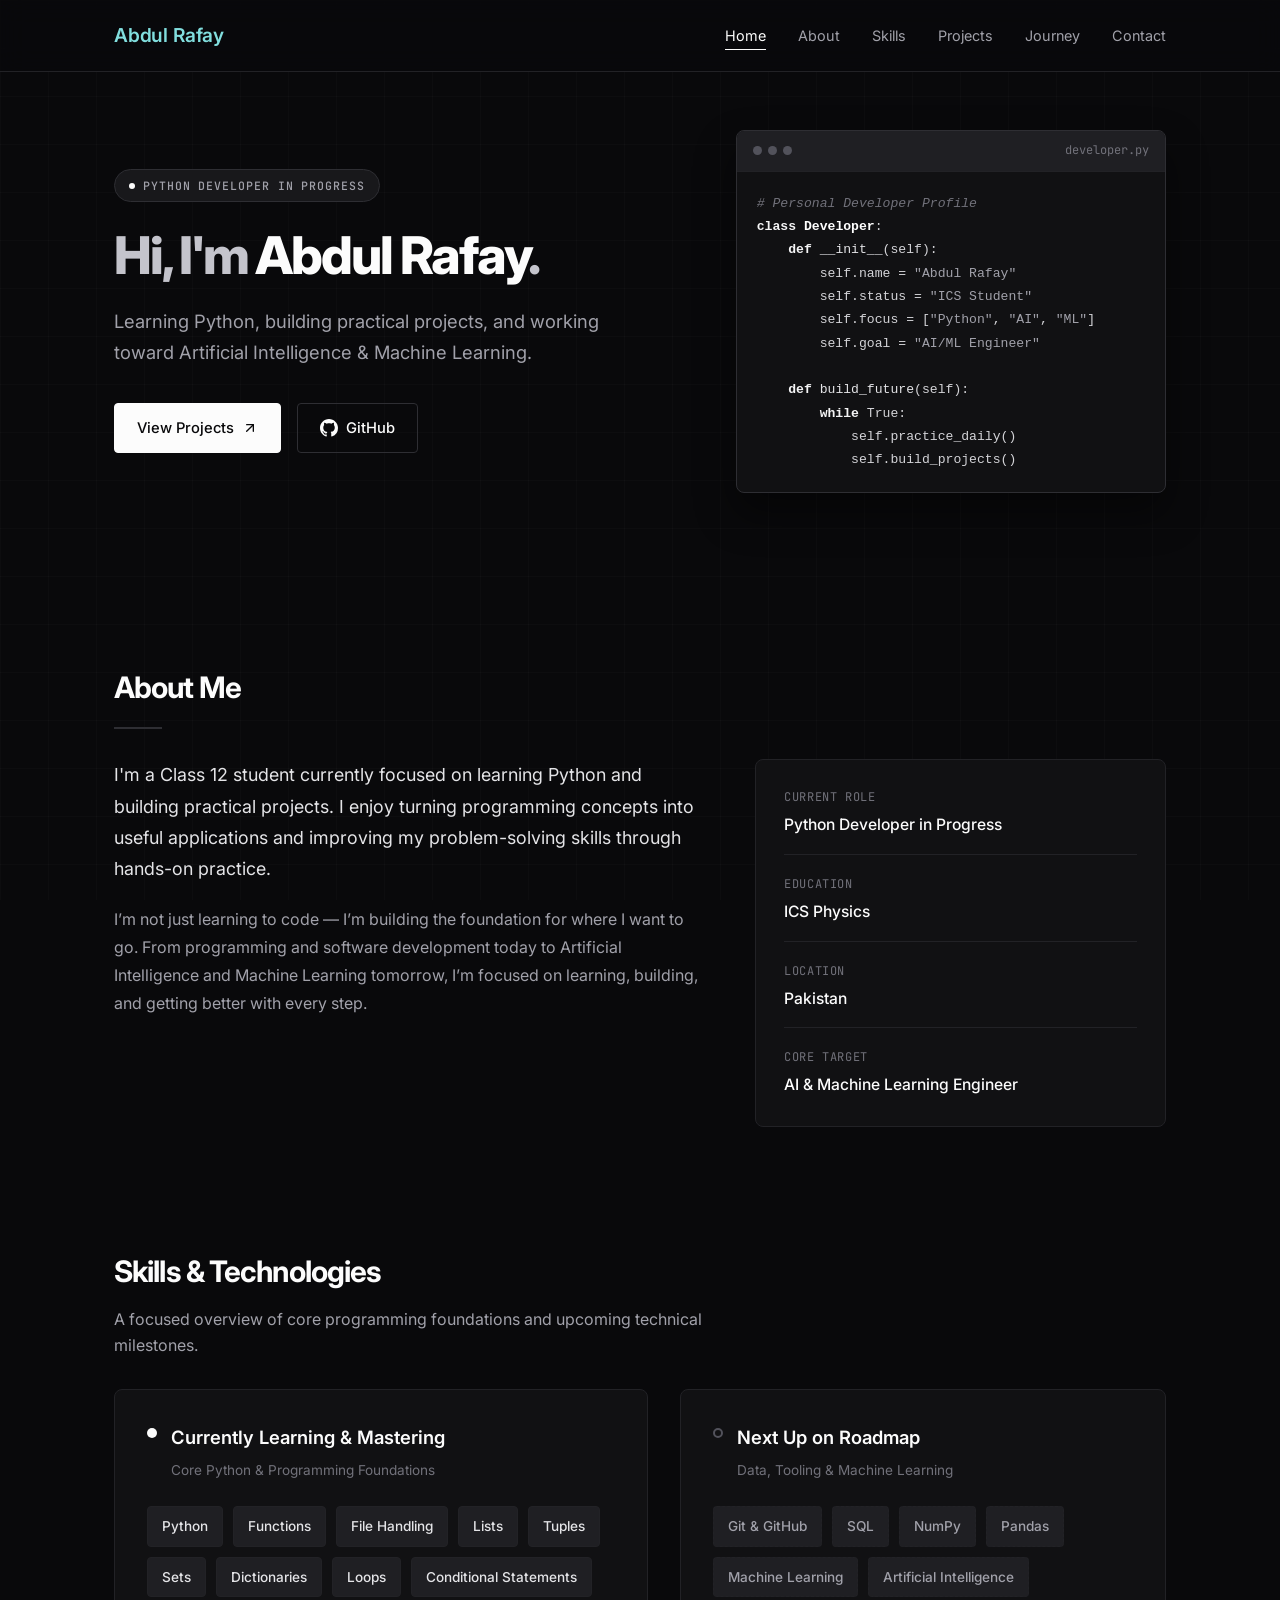
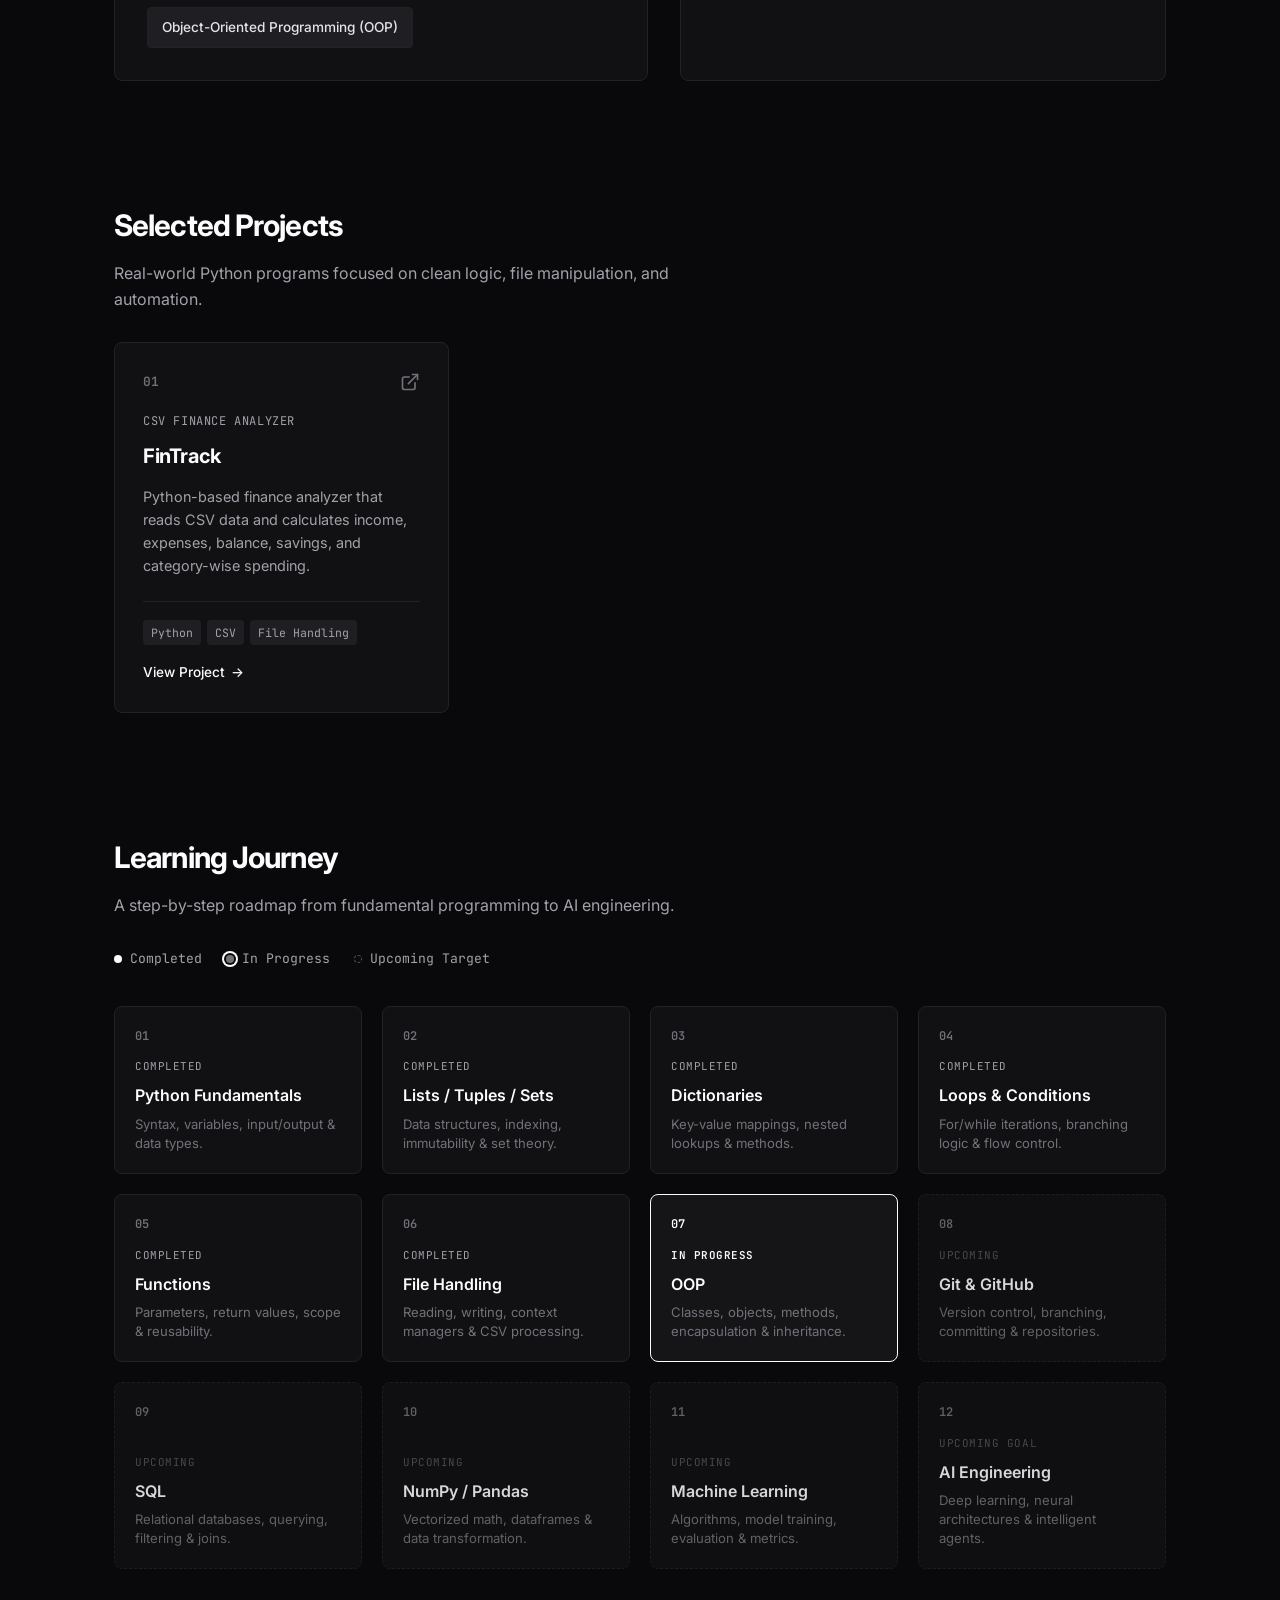
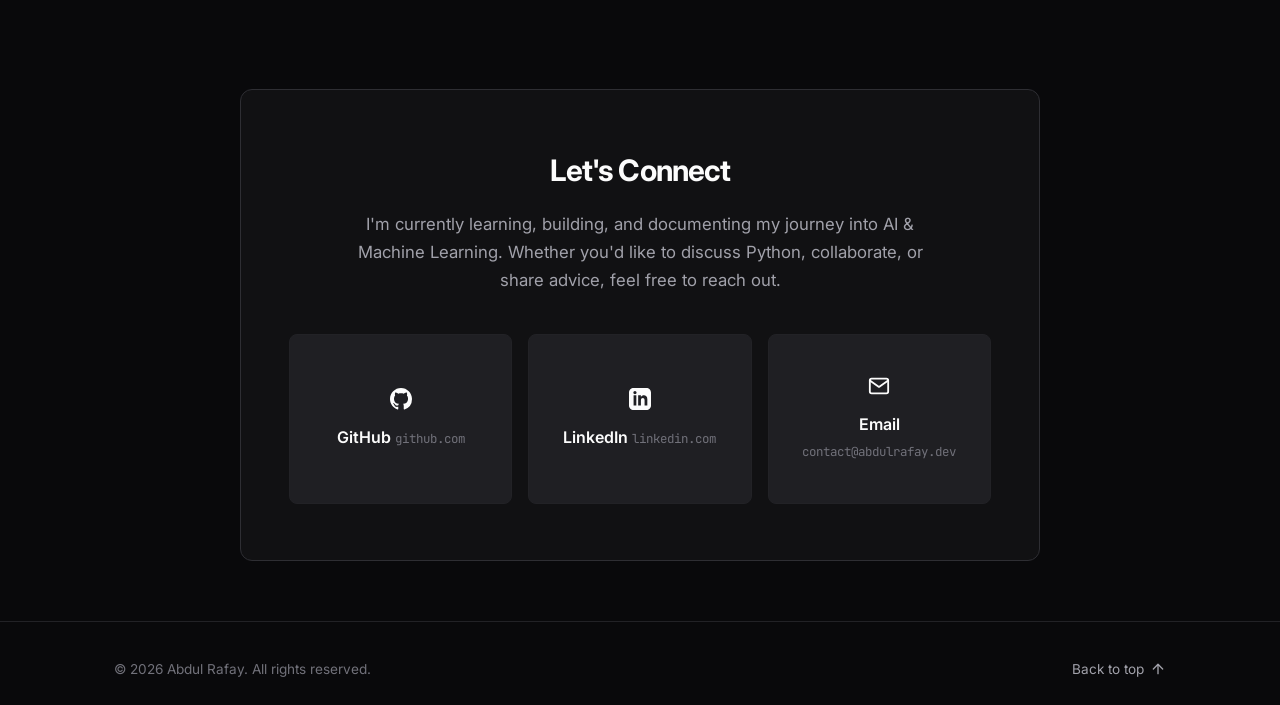
<file: index.html>
<!DOCTYPE html>
<html lang="en" class="scroll-smooth">
<head>
  <meta charset="UTF-8">
  <meta name="google-site-verification" content="y74bFxWXwgVndX8Tv2ATgPHQ2tosDVZVjAvT-x9Idso" />
  <meta name="viewport" content="width=device-width, initial-scale=1.0">
  <title>Abdul Rafay — Python Developer in Progress | AI & ML Aspirant</title>
  <meta name="description" content="Personal portfolio of Abdul Rafay, a Class 12 student and Python Developer building practical projects and working toward AI & Machine Learning.">
  <meta name="author" content="Abdul Rafay">
  <meta name="keywords" content="Abdul Rafay, Python Developer, AI, Machine Learning, Portfolio, Class 12, Pakistan">
  
  <!-- Open Graph / Facebook / LinkedIn -->
  <meta property="og:type" content="website">
  <meta property="og:title" content="Abdul Rafay — Python Developer in Progress | AI & ML Aspirant">
  <meta property="og:description" content="Personal portfolio of Abdul Rafay, ICS student and Python Developer building practical projects and working toward AI & Machine Learning.">
  <meta property="og:site_name" content="Abdul Rafay Portfolio">
  
  <!-- Twitter -->
  <meta name="twitter:card" content="summary">
  <meta name="twitter:title" content="Abdul Rafay — Python Developer in Progress | AI & ML Aspirant">
  <meta name="twitter:description" content="Personal portfolio of Abdul Rafay, ICS 12 student and Python Developer building practical projects and working toward AI & Machine Learning.">

  <!-- Theme color for mobile browser bars -->
  <meta name="theme-color" content="#09090b">
  <meta name="apple-mobile-web-app-status-bar-style" content="black-translucent">
  
  <!-- Favicon / SVG Icon -->
  <link rel="icon" type="image/svg+xml" href="data:image/svg+xml,<svg xmlns='http://www.w3.org/2000/svg' viewBox='0 0 100 100'><rect width='100' height='100' rx='20' fill='%230a0a0a'/><text x='50' y='65' font-size='48' font-weight='bold' font-family='sans-serif' fill='%23ffffff' text-anchor='middle'>AR</text></svg>">

  <!-- Google Fonts: Inter & JetBrains Mono -->
  <link rel="preconnect" href="https://fonts.googleapis.com">
  <link rel="preconnect" href="https://fonts.gstatic.com" crossorigin>
  <link href="https://fonts.googleapis.com/css2?family=Inter:wght@300;400;500;600;700;800&family=JetBrains+Mono:wght@400;500;600&display=swap" rel="stylesheet">

  <link rel="stylesheet" href="styles.css">
</head>
<body>

  <!-- Background Subtle Grid -->
  <div class="bg-grid-overlay" aria-hidden="true"></div>

  <!-- Header / Navbar -->
  <header class="site-header" id="navbar">
    <div class="container header-container">
      <a href="#home" class="logo" aria-label="Abdul Rafay - Back to top">
        <span class="logo-text">Abdul Rafay</span>
      </a>

      <!-- Desktop Nav -->
      <nav class="desktop-nav" aria-label="Primary navigation">
        <ul class="nav-links">
          <li><a href="#home" class="nav-link active">Home</a></li>
          <li><a href="#about" class="nav-link">About</a></li>
          <li><a href="#skills" class="nav-link">Skills</a></li>
          <li><a href="#projects" class="nav-link">Projects</a></li>
          <li><a href="#journey" class="nav-link">Journey</a></li>
          <li><a href="#contact" class="nav-link">Contact</a></li>
        </ul>
      </nav>

      <!-- Mobile Hamburger Button -->
      <button class="menu-toggle" id="menu-toggle" aria-expanded="false" aria-controls="mobile-nav" aria-label="Toggle navigation menu">
        <span class="hamburger-line"></span>
        <span class="hamburger-line"></span>
        <span class="hamburger-line"></span>
      </button>
    </div>

    <!-- Mobile Nav Drawer -->
    <div class="mobile-nav" id="mobile-nav" aria-hidden="true">
      <nav aria-label="Mobile navigation">
        <ul class="mobile-nav-links">
          <li><a href="#home" class="mobile-nav-link">Home</a></li>
          <li><a href="#about" class="mobile-nav-link">About</a></li>
          <li><a href="#skills" class="mobile-nav-link">Skills</a></li>
          <li><a href="#projects" class="mobile-nav-link">Projects</a></li>
          <li><a href="#journey" class="mobile-nav-link">Journey</a></li>
          <li><a href="#contact" class="mobile-nav-link">Contact</a></li>
        </ul>
      </nav>
    </div>
  </header>

  <main>
    <!-- 1. Hero Section -->
    <section class="section hero-section" id="home">
      <div class="container hero-container">
        <div class="hero-content">
          <div class="badge-pill">
            <span class="badge-dot"></span>
            <span>PYTHON DEVELOPER IN PROGRESS</span>
          </div>

          <h1 class="hero-title">
            Hi, I'm <span class="highlight-name">Abdul Rafay</span>.
          </h1>

          <p class="hero-description">
            Learning Python, building practical projects, and working toward Artificial Intelligence & Machine Learning.
          </p>

          <div class="hero-actions">
            <a href="#projects" class="btn btn-primary">
              View Projects
              <svg class="btn-icon" width="16" height="16" viewBox="0 0 24 24" fill="none" stroke="currentColor" stroke-width="2" stroke-linecap="round" stroke-linejoin="round">
                <line x1="7" y1="17" x2="17" y2="7"></line>
                <polyline points="7 7 17 7 17 17"></polyline>
              </svg>
            </a>
            <a href="https://github.com/abdul-rafay1818" target="_blank" rel="noopener noreferrer" class="btn btn-outline">
              <svg class="btn-icon" width="18" height="18" viewBox="0 0 24 24" fill="currentColor">
                <path d="M12 0C5.37 0 0 5.37 0 12c0 5.31 3.435 9.795 8.205 11.385.6.105.825-.255.825-.57 0-.285-.015-1.23-.015-2.235-3.015.555-3.795-.735-4.035-1.41-.135-.345-.72-1.41-1.23-1.695-.42-.225-1.02-.78-.015-.795.945-.015 1.62.87 1.845 1.23 1.08 1.815 2.805 1.305 3.495.99.105-.78.42-1.305.765-1.605-2.67-.3-5.46-1.335-5.46-5.925 0-1.305.465-2.385 1.23-3.225-.12-.3-.54-1.53.12-3.18 0 0 1.005-.315 3.3 1.23.96-.27 1.98-.405 3-.405s2.04.135 3 .405c2.295-1.56 3.3-1.23 3.3-1.23.66 1.65.24 2.88.12 3.18.765.84 1.23 1.905 1.23 3.225 0 4.605-2.805 5.625-5.475 5.925.435.375.81 1.095.81 2.22 0 1.605-.015 2.895-.015 3.3 0 .315.225.69.825.57A12.02 12.02 0 0024 12c0-6.63-5.37-12-12-12z"/>
              </svg>
              GitHub
            </a>
          </div>
        </div>

        <!-- Minimal Developer Monogram & Code Visual -->
        <div class="hero-visual" aria-hidden="true">
          <div class="terminal-card">
            <div class="terminal-header">
              <div class="terminal-dots">
                <span class="dot"></span>
                <span class="dot"></span>
                <span class="dot"></span>
              </div>
              <span class="terminal-title">developer.py</span>
            </div>
            <pre class="terminal-body"><code><span class="c-comment"># Personal Developer Profile</span>
<span class="c-keyword">class</span> <span class="c-class">Developer</span>:
    <span class="c-keyword">def</span> <span class="c-func">__init__</span>(self):
        self.name = <span class="c-str">"Abdul Rafay"</span>
        self.status = <span class="c-str">"ICS Student"</span>
        self.focus = [<span class="c-str">"Python"</span>, <span class="c-str">"AI"</span>, <span class="c-str">"ML"</span>]
        self.goal = <span class="c-str">"AI/ML Engineer"</span>

    <span class="c-keyword">def</span> <span class="c-func">build_future</span>(self):
        <span class="c-keyword">while</span> <span class="c-builtin">True</span>:
            self.practice_daily()
            self.build_projects()</code></pre>
          </div>
        </div>
      </div>
    </section>

    <!-- 2. About Section -->
    <section class="section" id="about">
      <div class="container">
        <div class="section-header">
          <h2 class="section-title">About Me</h2>
          <div class="section-line"></div>
        </div>

        <div class="about-grid">
          <div class="about-text">
            <p class="paragraph-lead">
              I'm a Class 12 student currently focused on learning Python and building practical projects. I enjoy turning programming concepts into useful applications and improving my problem-solving skills through hands-on practice.
            </p>
            <p class="paragraph-sub">
              I’m not just learning to code — I’m building the foundation for where I want to go. From programming and software development today to Artificial Intelligence and Machine Learning tomorrow, I’m focused on learning, building, and getting better with every step.

            </p>
          </div>

          <div class="about-meta-panel">
            <div class="meta-item">
              <span class="meta-label">Current Role</span>
              <span class="meta-value">Python Developer in Progress</span>
            </div>
            <div class="meta-item">
              <span class="meta-label">Education</span>
              <span class="meta-value">ICS Physics</span>
            </div>
            <div class="meta-item">
              <span class="meta-label">Location</span>
              <span class="meta-value">Pakistan</span>
            </div>
            <div class="meta-item">
              <span class="meta-label">Core Target</span>
              <span class="meta-value">AI & Machine Learning Engineer</span>
            </div>
          </div>
        </div>
      </div>
    </section>

    <!-- 3. Skills Section -->
    <section class="section" id="skills">
      <div class="container">
        <div class="section-header">
          <h2 class="section-title">Skills & Technologies</h2>
          <p class="section-subtitle">A focused overview of core programming foundations and upcoming technical milestones.</p>
        </div>

        <div class="skills-wrapper">
          <!-- Currently Learning -->
          <div class="skills-card">
            <div class="skills-card-header">
              <div class="skills-status-indicator active-indicator"></div>
              <div>
                <h3 class="skills-group-title">Currently Learning & Mastering</h3>
                <span class="skills-group-sub">Core Python & Programming Foundations</span>
              </div>
            </div>

            <div class="tags-cluster">
              <span class="skill-tag">Python</span>
              <span class="skill-tag">Functions</span>
              <span class="skill-tag">File Handling</span>
              <span class="skill-tag">Lists</span>
              <span class="skill-tag">Tuples</span>
              <span class="skill-tag">Sets</span>
              <span class="skill-tag">Dictionaries</span>
              <span class="skill-tag">Loops</span>
              <span class="skill-tag">Conditional Statements</span>
              <span class="skill-tag">Object-Oriented Programming (OOP)</span>
            </div>
          </div>

          <!-- Next Up / Roadmap -->
          <div class="skills-card">
            <div class="skills-card-header">
              <div class="skills-status-indicator roadmap-indicator"></div>
              <div>
                <h3 class="skills-group-title">Next Up on Roadmap</h3>
                <span class="skills-group-sub">Data, Tooling & Machine Learning</span>
              </div>
            </div>

            <div class="tags-cluster">
              <span class="skill-tag roadmap-tag">Git & GitHub</span>
              <span class="skill-tag roadmap-tag">SQL</span>
              <span class="skill-tag roadmap-tag">NumPy</span>
              <span class="skill-tag roadmap-tag">Pandas</span>
              <span class="skill-tag roadmap-tag">Machine Learning</span>
              <span class="skill-tag roadmap-tag">Artificial Intelligence</span>
            </div>
          </div>
        </div>
      </div>
    </section>

    <!-- 4. Projects Section -->
    <section class="section" id="projects">
      <div class="container">
        <div class="section-header">
          <h2 class="section-title">Selected Projects</h2>
          <p class="section-subtitle">Real-world Python programs focused on clean logic, file manipulation, and automation.</p>
        </div>

        <div class="projects-grid">
          <!-- Project 1: FinTrack -->
          <article class="project-card">
            <div class="project-card-header">
              <span class="project-num">01</span>
              <a href="https://github.com/abdul-rafay1818/personal_finance_dashboard" target="_blank" rel="noopener noreferrer" class="project-external-link" aria-label="View FinTrack on GitHub">
                <svg width="20" height="20" viewBox="0 0 24 24" fill="none" stroke="currentColor" stroke-width="2" stroke-linecap="round" stroke-linejoin="round">
                  <path d="M18 13v6a2 2 0 0 1-2 2H5a2 2 0 0 1-2-2V8a2 2 0 0 1 2-2h6"></path>
                  <polyline points="15 3 21 3 21 9"></polyline>
                  <line x1="10" y1="14" x2="21" y2="3"></line>
                </svg>
              </a>
            </div>

            <div class="project-content">
              <div class="project-meta-top">CSV Finance Analyzer</div>
              <h3 class="project-title">FinTrack</h3>
              <p class="project-desc">
                Python-based finance analyzer that reads CSV data and calculates income, expenses, balance, savings, and category-wise spending.
              </p>
            </div>

            <div class="project-footer">
              <div class="project-tags">
                <span class="p-tag">Python</span>
                <span class="p-tag">CSV</span>
                <span class="p-tag">File Handling</span>
              </div>
              <a href="https://github.com/abdul-rafay1818/personal_finance_dashboard" target="_blank" rel="noopener noreferrer" class="project-action-link">
                View Project <span>&rarr;</span>
              </a>
            </div>
          </article>

          <!-- Project 2: Jarvis (Optional / Upcoming) -->
          <!--
          <article class="project-card">
            <div class="project-card-header">
              <span class="project-num">02</span>
              <a href="https://github.com" target="_blank" rel="noopener noreferrer" class="project-external-link" aria-label="View Jarvis on GitHub">
                <svg width="20" height="20" viewBox="0 0 24 24" fill="none" stroke="currentColor" stroke-width="2" stroke-linecap="round" stroke-linejoin="round">
                  <path d="M18 13v6a2 2 0 0 1-2 2H5a2 2 0 0 1-2-2V8a2 2 0 0 1 2-2h6"></path>
                  <polyline points="15 3 21 3 21 9"></polyline>
                  <line x1="10" y1="14" x2="21" y2="3"></line>
                </svg>
              </a>
            </div>

            <div class="project-content">
              <div class="project-meta-top">Python Automation Project</div>
              <h3 class="project-title">Jarvis</h3>
              <p class="project-desc">
                An experimental Python project focused on learning automation, functions, and working with external libraries.
              </p>
            </div>

            <div class="project-footer">
              <div class="project-tags">
                <span class="p-tag">Python</span>
                <span class="p-tag">Automation</span>
                <span class="p-tag">Libraries</span>
              </div>
              <a href="https://github.com" target="_blank" rel="noopener noreferrer" class="project-action-link">
                View Project <span>&rarr;</span>
              </a>
            </div>
          </article>
          -->

          <!-- Project 3: Python File Manager (Optional / Upcoming) -->
          <!--
          <article class="project-card">
            <div class="project-card-header">
              <span class="project-num">03</span>
              <a href="https://github.com" target="_blank" rel="noopener noreferrer" class="project-external-link" aria-label="View Python File Manager on GitHub">
                <svg width="20" height="20" viewBox="0 0 24 24" fill="none" stroke="currentColor" stroke-width="2" stroke-linecap="round" stroke-linejoin="round">
                  <path d="M18 13v6a2 2 0 0 1-2 2H5a2 2 0 0 1-2-2V8a2 2 0 0 1 2-2h6"></path>
                  <polyline points="15 3 21 3 21 9"></polyline>
                  <line x1="10" y1="14" x2="21" y2="3"></line>
                </svg>
              </a>
            </div>

            <div class="project-content">
              <div class="project-meta-top">System & Storage Utilities</div>
              <h3 class="project-title">Python File Manager</h3>
              <p class="project-desc">
                Collection of Python programs created to understand reading, writing, organizing, and managing files efficiently.
              </p>
            </div>

            <div class="project-footer">
              <div class="project-tags">
                <span class="p-tag">Python</span>
                <span class="p-tag">File I/O</span>
              </div>
              <a href="https://github.com" target="_blank" rel="noopener noreferrer" class="project-action-link">
                View Project <span>&rarr;</span>
              </a>
            </div>
          </article>
          -->
        </div>
      </div>
    </section>

    <!-- 5. Learning Journey Section -->
    <section class="section" id="journey">
      <div class="container">
        <div class="section-header">
          <h2 class="section-title">Learning Journey</h2>
          <p class="section-subtitle">A step-by-step roadmap from fundamental programming to AI engineering.</p>
        </div>

        <div class="journey-legend">
          <div class="legend-item">
            <span class="legend-dot status-completed"></span>
            <span>Completed</span>
          </div>
          <div class="legend-item">
            <span class="legend-dot status-current"></span>
            <span>In Progress</span>
          </div>
          <div class="legend-item">
            <span class="legend-dot status-upcoming"></span>
            <span>Upcoming Target</span>
          </div>
        </div>

        <div class="journey-timeline">
          <!-- Step 1 -->
          <div class="journey-step is-completed">
            <div class="step-marker">01</div>
            <div class="step-card">
              <span class="step-status">Completed</span>
              <h3 class="step-title">Python Fundamentals</h3>
              <p class="step-desc">Syntax, variables, input/output & data types.</p>
            </div>
          </div>

          <!-- Step 2 -->
          <div class="journey-step is-completed">
            <div class="step-marker">02</div>
            <div class="step-card">
              <span class="step-status">Completed</span>
              <h3 class="step-title">Lists / Tuples / Sets</h3>
              <p class="step-desc">Data structures, indexing, immutability & set theory.</p>
            </div>
          </div>

          <!-- Step 3 -->
          <div class="journey-step is-completed">
            <div class="step-marker">03</div>
            <div class="step-card">
              <span class="step-status">Completed</span>
              <h3 class="step-title">Dictionaries</h3>
              <p class="step-desc">Key-value mappings, nested lookups & methods.</p>
            </div>
          </div>

          <!-- Step 4 -->
          <div class="journey-step is-completed">
            <div class="step-marker">04</div>
            <div class="step-card">
              <span class="step-status">Completed</span>
              <h3 class="step-title">Loops & Conditions</h3>
              <p class="step-desc">For/while iterations, branching logic & flow control.</p>
            </div>
          </div>

          <!-- Step 5 -->
          <div class="journey-step is-completed">
            <div class="step-marker">05</div>
            <div class="step-card">
              <span class="step-status">Completed</span>
              <h3 class="step-title">Functions</h3>
              <p class="step-desc">Parameters, return values, scope & reusability.</p>
            </div>
          </div>
          
          <!-- Step 6 -->
          
          <div class="journey-step is-completed">
            <div class="step-marker">06</div>
            <div class="step-card">
              <span class="step-status">Completed</span>
              <h3 class="step-title">File Handling</h3>
              <p class="step-desc">Reading, writing, context managers & CSV processing.</p>
            </div>
          </div>

          <!-- Step 7 -->
          <div class="journey-step is-current">
            <div class="step-marker">07</div>
            <div class="step-card">
              <span class="step-status">In Progress</span>
              <h3 class="step-title">OOP</h3>
              <p class="step-desc">Classes, objects, methods, encapsulation & inheritance.</p>
            </div>
          </div>

          <!-- Step 8 -->
          <div class="journey-step is-upcoming">
            <div class="step-marker">08</div>
            <div class="step-card">
              <span class="step-status">Upcoming</span>
              <h3 class="step-title">Git & GitHub</h3>
              <p class="step-desc">Version control, branching, committing & repositories.</p>
            </div>
          </div>

          <!-- Step 9 -->
          <div class="journey-step is-upcoming">
            <div class="step-marker">09</div>
            <div class="step-card">
              <span class="step-status">Upcoming</span>
              <h3 class="step-title">SQL</h3>
              <p class="step-desc">Relational databases, querying, filtering & joins.</p>
            </div>
          </div>

          <!-- Step 10 -->
          <div class="journey-step is-upcoming">
            <div class="step-marker">10</div>
            <div class="step-card">
              <span class="step-status">Upcoming</span>
              <h3 class="step-title">NumPy / Pandas</h3>
              <p class="step-desc">Vectorized math, dataframes & data transformation.</p>
            </div>
          </div>

          <!-- Step 11 -->
          <div class="journey-step is-upcoming">
            <div class="step-marker">11</div>
            <div class="step-card">
              <span class="step-status">Upcoming</span>
              <h3 class="step-title">Machine Learning</h3>
              <p class="step-desc">Algorithms, model training, evaluation & metrics.</p>
            </div>
          </div>

          <!-- Step 12 -->
          <div class="journey-step is-upcoming">
            <div class="step-marker">12</div>
            <div class="step-card">
              <span class="step-status">Upcoming Goal</span>
              <h3 class="step-title">AI Engineering</h3>
              <p class="step-desc">Deep learning, neural architectures & intelligent agents.</p>
            </div>
          </div>
        </div>
      </div>
    </section>

    <!-- 6. Contact Section -->
    <section class="section" id="contact">
      <div class="container">
        <div class="contact-box">
          <h2 class="section-title">Let's Connect</h2>
          <p class="contact-subtext">
            I'm currently learning, building, and documenting my journey into AI & Machine Learning. Whether you'd like to discuss Python, collaborate, or share advice, feel free to reach out.
          </p>

          <div class="contact-links-grid">
            <!-- GitHub Link -->
            <a href="https://github.com/abdul-rafay1818" target="_blank" rel="noopener noreferrer" class="contact-item">
              <div class="contact-item-icon">
                <svg width="22" height="22" viewBox="0 0 24 24" fill="currentColor">
                  <path d="M12 0C5.37 0 0 5.37 0 12c0 5.31 3.435 9.795 8.205 11.385.6.105.825-.255.825-.57 0-.285-.015-1.23-.015-2.235-3.015.555-3.795-.735-4.035-1.41-.135-.345-.72-1.41-1.23-1.695-.42-.225-1.02-.78-.015-.795.945-.015 1.62.87 1.845 1.23 1.08 1.815 2.805 1.305 3.495.99.105-.78.42-1.305.765-1.605-2.67-.3-5.46-1.335-5.46-5.925 0-1.305.465-2.385 1.23-3.225-.12-.3-.54-1.53.12-3.18 0 0 1.005-.315 3.3 1.23.96-.27 1.98-.405 3-.405s2.04.135 3 .405c2.295-1.56 3.3-1.23 3.3-1.23.66 1.65.24 2.88.12 3.18.765.84 1.23 1.905 1.23 3.225 0 4.605-2.805 5.625-5.475 5.925.435.375.81 1.095.81 2.22 0 1.605-.015 2.895-.015 3.3 0 .315.225.69.825.57A12.02 12.02 0 0024 12c0-6.63-5.37-12-12-12z"/>
                </svg>
              </div>
              <div class="contact-item-info">
                <span class="contact-item-title">GitHub</span>
                <span class="contact-item-detail">github.com</span>
              </div>
              <svg class="contact-arrow" width="16" height="16" viewBox="0 0 24 24" fill="none" stroke="currentColor" stroke-width="2" stroke-linecap="round" stroke-linejoin="round">
                <line x1="7" y1="17" x2="17" y2="7"></line>
                <polyline points="7 7 17 7 17 17"></polyline>
              </svg>
            </a>

            <!-- LinkedIn Link -->
            <a href="https://www.linkedin.com/in/abdul-rafay-9975a0426/" target="_blank" rel="noopener noreferrer" class="contact-item">
              <div class="contact-item-icon">
                <svg width="22" height="22" viewBox="0 0 24 24" fill="currentColor">
                  <path d="M19 0h-14c-2.761 0-5 2.239-5 5v14c0 2.761 2.239 5 5 5h14c2.762 0 5-2.239 5-5v-14c0-2.761-2.238-5-5-5zm-11 19h-3v-11h3v11zm-1.5-12.268c-.966 0-1.75-.79-1.75-1.764s.784-1.764 1.75-1.764 1.75.79 1.75 1.764-.783 1.764-1.75 1.764zm13.5 12.268h-3v-5.604c0-3.368-4-3.113-4 0v5.604h-3v-11h3v1.765c1.396-2.586 7-2.777 7 2.476v6.759z"/>
                </svg>
              </div>
              <div class="contact-item-info">
                <span class="contact-item-title">LinkedIn</span>
                <span class="contact-item-detail">linkedin.com</span>
              </div>
              <svg class="contact-arrow" width="16" height="16" viewBox="0 0 24 24" fill="none" stroke="currentColor" stroke-width="2" stroke-linecap="round" stroke-linejoin="round">
                <line x1="7" y1="17" x2="17" y2="7"></line>
                <polyline points="7 7 17 7 17 17"></polyline>
              </svg>
            </a>

            <!-- Email Link -->
            <a href="mailto:contact@abdulrafay.dev" class="contact-item" id="email-link">
              <div class="contact-item-icon">
                <svg width="22" height="22" viewBox="0 0 24 24" fill="none" stroke="currentColor" stroke-width="2" stroke-linecap="round" stroke-linejoin="round">
                  <path d="M4 4h16c1.1 0 2 .9 2 2v12c0 1.1-.9 2-2 2H4c-1.1 0-2-.9-2-2V6c0-1.1.9-2 2-2z"></path>
                  <polyline points="22,6 12,13 2,6"></polyline>
                </svg>
              </div>
              <div class="contact-item-info">
                <span class="contact-item-title">Email</span>
                <span class="contact-item-detail">contact@abdulrafay.dev</span>
              </div>
              <svg class="contact-arrow" width="16" height="16" viewBox="0 0 24 24" fill="none" stroke="currentColor" stroke-width="2" stroke-linecap="round" stroke-linejoin="round">
                <line x1="7" y1="17" x2="17" y2="7"></line>
                <polyline points="7 7 17 7 17 17"></polyline>
              </svg>
            </a>
          </div>
        </div>
      </div>
    </section>
  </main>

  <!-- 7. Footer -->
  <footer class="site-footer">
    <div class="container footer-container">
      <p class="footer-copy">&copy; 2026 Abdul Rafay. All rights reserved.</p>
      <a href="#home" class="back-to-top" aria-label="Back to top">
        <span>Back to top</span>
        <svg width="16" height="16" viewBox="0 0 24 24" fill="none" stroke="currentColor" stroke-width="2" stroke-linecap="round" stroke-linejoin="round">
          <line x1="12" y1="19" x2="12" y2="5"></line>
          <polyline points="5 12 12 5 19 12"></polyline>
        </svg>
      </a>
    </div>
  </footer>

  <script src="script.js"></script>
</body>
</html>
</file>
<file: styles.css>
:root {
  --bg-main: #09090b;
  --bg-card: #111113;
  --bg-card-hover: #17171a;
  --bg-surface: #1f1f23;
  --bg-badge: #18181b;

  --text-primary: #fcfcfc;
  --text-secondary: #a1a1aa;
  --text-muted: #71717a;
  --text-dim: #52525b;

  --border-subtle: #222226;
  --border-medium: #2e2e33;
  --border-active: #52525b;

  --font-sans: 'Inter', -apple-system, BlinkMacSystemFont, 'Segoe UI', Roboto, sans-serif;
  --font-mono: 'JetBrains Mono', 'Fira Code', Menlo, Monaco, Consolas, monospace;

  --radius-sm: 4px;
  --radius-md: 8px;
  --radius-lg: 12px;

  --container-max: 1100px;
  --header-height: 72px;
  --scroll-offset-gap: 8px;

  --transition-fast: 0.15s ease;
  --transition-normal: 0.25s ease;
}

/* --------------------------------------------------------------------------
   2. Reset & Base Setup
   -------------------------------------------------------------------------- */
*, *::before, *::after {
  box-sizing: border-box;
  margin: 0;
  padding: 0;
}

html {
  scroll-behavior: smooth;
  scroll-padding-top: var(--header-height);
  color-scheme: dark;
  -webkit-font-smoothing: antialiased;
  -moz-osx-font-smoothing: grayscale;
  overflow-x: hidden;
}

body {
  background-color: var(--bg-main);
  color: var(--text-primary);
  font-family: var(--font-sans);
  font-size: 16px;
  line-height: 1.65;
  overflow-x: hidden;
  position: relative;
  min-height: 100vh;
  -webkit-tap-highlight-color: transparent;
}

/* Background Subtle Grid Texture */
.bg-grid-overlay {
  position: fixed;
  inset: 0;
  background-image: 
    linear-gradient(to right, rgba(255, 255, 255, 0.02) 1px, transparent 1px),
    linear-gradient(to bottom, rgba(255, 255, 255, 0.02) 1px, transparent 1px);
  background-size: 48px 48px;
  pointer-events: none;
  z-index: 0;
}

/* Accessible focus outline */
:focus-visible {
  outline: 2px solid var(--text-primary);
  outline-offset: 3px;
}

a {
  color: inherit;
  text-decoration: none;
}

ul {
  list-style: none;
}

img, svg {
  display: block;
}

/* --------------------------------------------------------------------------
   3. Layout & Containers
   -------------------------------------------------------------------------- */
.container {
  width: 100%;
  max-width: var(--container-max);
  margin-left: auto;
  margin-right: auto;
  padding-left: 24px;
  padding-right: 24px;
  position: relative;
  z-index: 1;
}

.section {
  padding-top: 60px;
  padding-bottom: 60px;
  position: relative;
  scroll-margin-top: 8px;
}

#home {
  scroll-margin-top: 25px;
}

#projects,
#journey {
  scroll-margin-top: -12px;
}

.section-header {
  margin-bottom: 30px;
}

.section-title {
  font-size: 1.85rem;
  font-weight: 700;
  letter-spacing: -0.03em;
  color: var(--text-primary);
  margin-bottom: 10px;
}

.section-subtitle {
  font-size: 1rem;
  color: var(--text-secondary);
  max-width: 600px;
}

.section-line {
  width: 48px;
  height: 2px;
  background-color: var(--border-medium);
  margin-top: 16px;
}

/* --------------------------------------------------------------------------
   4. Navigation Bar
   -------------------------------------------------------------------------- */
.site-header {
  position: fixed;
  top: 0;
  left: 0;
  width: 100%;
  height: var(--header-height);
  background-color: rgba(9, 9, 11, 0.82);
  backdrop-filter: blur(14px);
  -webkit-backdrop-filter: blur(14px);
  border-bottom: 1px solid var(--border-subtle);
  z-index: 1000;
  display: flex;
  align-items: center;
  transition: border-color var(--transition-normal);
}

.header-container {
  display: flex;
  align-items: center;
  justify-content: space-between;
}

.logo {
  display: flex;
  align-items: center;
  gap: 12px;
  font-weight: 600;
  font-size: 1.15rem;
  letter-spacing: -0.01em;
  color: var(--text-primary);
  transition: opacity var(--transition-fast);
}

.logo-text {
  font-size: 1.2rem;
  font-weight: 600;
  color: rgb(129, 222, 222);
}

.logo:hover {
  opacity: 0.85;
}

.logo-badge {
  display: inline-flex;
  align-items: center;
  justify-content: center;
  width: 32px;
  height: 32px;
  background-color: var(--text-primary);
  color: var(--bg-main);
  font-family: var(--font-mono);
  font-weight: 700;
  font-size: 0.85rem;
  border-radius: var(--radius-sm);
}

.desktop-nav {
  display: flex;
  align-items: center;
}

.nav-links {
  display: flex;
  align-items: center;
  gap: 32px;
}

.nav-link {
  font-size: 0.9rem;
  font-weight: 400;
  color: var(--text-secondary);
  position: relative;
  padding: 6px 0;
  transition: color var(--transition-fast);
}

.nav-link:hover,
.nav-link.active {
  color: var(--text-primary);
}

.nav-link.active::after {
  content: '';
  position: absolute;
  bottom: 0;
  left: 0;
  width: 100%;
  height: 1px;
  background-color: var(--text-primary);
}

/* Hamburger button */
.menu-toggle {
  display: none;
  background: transparent;
  border: none;
  cursor: pointer;
  padding: 8px;
  flex-direction: column;
  justify-content: center;
  gap: 5px;
  z-index: 1001;
}

.hamburger-line {
  display: block;
  width: 22px;
  height: 2px;
  background-color: var(--text-primary);
  border-radius: 2px;
  transition: transform var(--transition-normal), opacity var(--transition-normal);
}

.menu-toggle.is-open .hamburger-line:nth-child(1) {
  transform: translateY(7px) rotate(45deg);
}

.menu-toggle.is-open .hamburger-line:nth-child(2) {
  opacity: 0;
}

.menu-toggle.is-open .hamburger-line:nth-child(3) {
  transform: translateY(-7px) rotate(-45deg);
}

/* Mobile Nav Drawer */
.mobile-nav {
  display: none;
  position: fixed;
  top: var(--header-height);
  left: 0;
  width: 100%;
  background-color: rgba(9, 9, 11, 0.98);
  border-bottom: 1px solid var(--border-medium);
  padding: 24px;
  box-shadow: 0 10px 30px rgba(0, 0, 0, 0.6);
  z-index: 999;
}

.mobile-nav.is-open {
  display: block;
}

.mobile-nav-links {
  display: flex;
  flex-direction: column;
  gap: 20px;
}

.mobile-nav-link {
  font-size: 1.1rem;
  font-weight: 500;
  color: var(--text-secondary);
  display: block;
  padding: 6px 0;
  transition: color var(--transition-fast);
}

.mobile-nav-link:hover,
.mobile-nav-link.active {
  color: var(--text-primary);
}

/* --------------------------------------------------------------------------
   5. Hero Section
   -------------------------------------------------------------------------- */
.hero-section {
  padding-top: 130px;
  padding-bottom: 110px;
}

.hero-container {
  display: grid;
  grid-template-columns: 1.2fr 0.9fr;
  gap: 48px;
  align-items: center;
}

.badge-pill {
  display: inline-flex;
  align-items: center;
  gap: 8px;
  padding: 6px 14px;
  background-color: var(--bg-badge);
  border: 1px solid var(--border-medium);
  border-radius: 9999px;
  font-family: var(--font-mono);
  font-size: 0.72rem;
  font-weight: 500;
  letter-spacing: 0.08em;
  color: var(--text-secondary);
  margin-bottom: 24px;
}

.badge-dot {
  width: 6px;
  height: 6px;
  background-color: var(--text-primary);
  border-radius: 50%;
}

.hero-title {
  font-size: 3.25rem;
  font-weight: 800;
  line-height: 1.15;
  letter-spacing: -0.04em;
  margin-bottom: 20px;
  color: #c4c4cc;
}

.highlight-name {
  color: var(--text-primary);
}

.hero-description {
  font-size: 1.15rem;
  color: var(--text-secondary);
  line-height: 1.65;
  max-width: 520px;
  margin-bottom: 36px;
}

.hero-actions {
  display: flex;
  align-items: center;
  gap: 16px;
}

/* Button styles */
.btn {
  display: inline-flex;
  align-items: center;
  justify-content: center;
  gap: 8px;
  padding: 12px 22px;
  font-size: 0.92rem;
  font-weight: 500;
  border-radius: var(--radius-sm);
  transition: all var(--transition-fast);
  cursor: pointer;
}

.btn-primary {
  background-color: var(--text-primary);
  color: var(--bg-main);
  border: 1px solid var(--text-primary);
}

.btn-primary:hover {
  background-color: #e4e4e7;
  border-color: #e4e4e7;
  transform: translateY(-1px);
}

.btn-outline {
  background-color: transparent;
  color: var(--text-primary);
  border: 1px solid var(--border-medium);
}

.btn-outline:hover {
  background-color: var(--bg-card-hover);
  border-color: var(--border-active);
  transform: translateY(-1px);
}

.btn-icon {
  flex-shrink: 0;
}

/* Minimal Code Visual Terminal */
.hero-visual {
  display: flex;
  justify-content: flex-end;
}

.terminal-card {
  width: 100%;
  max-width: 440px;
  background-color: var(--bg-card);
  border: 1px solid var(--border-medium);
  border-radius: var(--radius-md);
  overflow: hidden;
  box-shadow: 0 20px 40px rgba(0, 0, 0, 0.45);
}

.terminal-header {
  background-color: var(--bg-surface);
  padding: 10px 16px;
  display: flex;
  align-items: center;
  justify-content: space-between;
  border-bottom: 1px solid var(--border-subtle);
}

.terminal-dots {
  display: flex;
  gap: 6px;
}

.terminal-dots .dot {
  width: 9px;
  height: 9px;
  border-radius: 50%;
  background-color: var(--border-active);
}

.terminal-title {
  font-family: var(--font-mono);
  font-size: 0.75rem;
  color: var(--text-muted);
}

.terminal-body {
  padding: 20px;
  font-family: var(--font-mono);
  font-size: 0.82rem;
  line-height: 1.7;
  color: #d4d4d8;
  overflow-x: auto;
}

/* Syntax Highlighting Grayscale Classes */
.c-comment { color: #71717a; font-style: italic; }
.c-keyword { color: #f4f4f5; font-weight: 600; }
.c-class   { color: #ffffff; font-weight: 600; }
.c-func    { color: #e4e4e7; }
.c-str     { color: #a1a1aa; }
.c-builtin { color: #d4d4d8; }

/* --------------------------------------------------------------------------
   6. About Section
   -------------------------------------------------------------------------- */
.about-grid {
  display: grid;
  grid-template-columns: 1.3fr 0.9fr;
  gap: 48px;
  align-items: start;
}

.about-text {
  display: flex;
  flex-direction: column;
  gap: 20px;
}

.paragraph-lead {
  font-size: 1.12rem;
  line-height: 1.75;
  color: #e4e4e7;
}

.paragraph-sub {
  font-size: 1rem;
  line-height: 1.75;
  color: var(--text-secondary);
}

.about-meta-panel {
  background-color: var(--bg-card);
  border: 1px solid var(--border-subtle);
  border-radius: var(--radius-md);
  padding: 28px;
  display: flex;
  flex-direction: column;
  gap: 20px;
}

.meta-item {
  display: flex;
  flex-direction: column;
  gap: 4px;
  padding-bottom: 16px;
  border-bottom: 1px solid var(--border-subtle);
}

.meta-item:last-child {
  padding-bottom: 0;
  border-bottom: none;
}

.meta-label {
  font-size: 0.75rem;
  font-family: var(--font-mono);
  text-transform: uppercase;
  letter-spacing: 0.05em;
  color: var(--text-muted);
}

.meta-value {
  font-size: 0.98rem;
  font-weight: 500;
  color: var(--text-primary);
}

/* --------------------------------------------------------------------------
   7. Skills Section
   -------------------------------------------------------------------------- */
.skills-wrapper {
  display: grid;
  grid-template-columns: 1.1fr 1fr;
  gap: 32px;
}

.skills-card {
  background-color: var(--bg-card);
  border: 1px solid var(--border-subtle);
  border-radius: var(--radius-md);
  padding: 32px;
  transition: border-color var(--transition-normal);
}

.skills-card:hover {
  border-color: var(--border-medium);
}

.skills-card-header {
  display: flex;
  align-items: flex-start;
  gap: 14px;
  margin-bottom: 24px;
}

.skills-status-indicator {
  width: 10px;
  height: 10px;
  border-radius: 50%;
  margin-top: 6px;
  flex-shrink: 0;
}

.active-indicator {
  background-color: var(--text-primary);
}

.roadmap-indicator {
  background-color: transparent;
  border: 2px solid var(--border-active);
}

.skills-group-title {
  font-size: 1.15rem;
  font-weight: 600;
  color: var(--text-primary);
  margin-bottom: 4px;
}

.skills-group-sub {
  font-size: 0.85rem;
  color: var(--text-muted);
}

.tags-cluster {
  display: flex;
  flex-wrap: wrap;
  gap: 10px;
}

.skill-tag {
  display: inline-flex;
  align-items: center;
  padding: 8px 14px;
  background-color: var(--bg-surface);
  border: 1px solid var(--border-subtle);
  border-radius: var(--radius-sm);
  font-size: 0.85rem;
  font-weight: 500;
  color: #e4e4e7;
  transition: all var(--transition-fast);
}

.skill-tag:hover {
  background-color: var(--bg-card-hover);
  border-color: var(--border-active);
  color: var(--text-primary);
  transform: translateY(-1px);
}

.roadmap-tag {
  color: var(--text-secondary);
  border-style: dashed;
}

/* --------------------------------------------------------------------------
   8. Projects Section
   -------------------------------------------------------------------------- */
.projects-grid {
  display: grid;
  grid-template-columns: repeat(3, 1fr);
  gap: 24px;
}

.project-card {
  background-color: var(--bg-card);
  border: 1px solid var(--border-subtle);
  border-radius: var(--radius-md);
  padding: 28px;
  display: flex;
  flex-direction: column;
  justify-content: space-between;
  transition: transform var(--transition-normal), border-color var(--transition-normal);
}

.project-card:hover {
  transform: translateY(-3px);
  border-color: var(--border-medium);
}

.project-card-header {
  display: flex;
  align-items: center;
  justify-content: space-between;
  margin-bottom: 20px;
}

.project-num {
  font-family: var(--font-mono);
  font-size: 0.8rem;
  font-weight: 600;
  color: var(--text-muted);
}

.project-external-link {
  color: var(--text-muted);
  transition: color var(--transition-fast);
}

.project-external-link:hover {
  color: var(--text-primary);
}

.project-meta-top {
  font-size: 0.75rem;
  font-family: var(--font-mono);
  text-transform: uppercase;
  letter-spacing: 0.05em;
  color: var(--text-secondary);
  margin-bottom: 8px;
}

.project-title {
  font-size: 1.25rem;
  font-weight: 700;
  letter-spacing: -0.02em;
  color: var(--text-primary);
  margin-bottom: 12px;
}

.project-desc {
  font-size: 0.9rem;
  color: var(--text-secondary);
  line-height: 1.6;
  margin-bottom: 24px;
}

.project-footer {
  display: flex;
  flex-direction: column;
  gap: 16px;
  border-top: 1px solid var(--border-subtle);
  padding-top: 18px;
}

.project-tags {
  display: flex;
  flex-wrap: wrap;
  gap: 6px;
}

.p-tag {
  font-family: var(--font-mono);
  font-size: 0.72rem;
  padding: 3px 8px;
  background-color: var(--bg-surface);
  border-radius: var(--radius-sm);
  color: var(--text-secondary);
}

.project-action-link {
  display: inline-flex;
  align-items: center;
  gap: 6px;
  font-size: 0.85rem;
  font-weight: 500;
  color: var(--text-primary);
  transition: gap var(--transition-fast);
}

.project-action-link:hover {
  gap: 10px;
}

/* --------------------------------------------------------------------------
   9. Learning Journey Section
   -------------------------------------------------------------------------- */
.journey-legend {
  display: flex;
  flex-wrap: wrap;
  align-items: center;
  gap: 24px;
  margin-bottom: 36px;
  font-size: 0.82rem;
  font-family: var(--font-mono);
  color: var(--text-secondary);
}

.legend-item {
  display: flex;
  align-items: center;
  gap: 8px;
}

.legend-dot {
  width: 8px;
  height: 8px;
  border-radius: 50%;
}

.status-completed {
  background-color: var(--text-primary);
}

.status-current {
  background-color: #71717a;
  box-shadow: 0 0 0 2px var(--bg-main), 0 0 0 4px var(--text-primary);
}

.status-upcoming {
  border: 1px dashed var(--border-active);
  background-color: transparent;
}

.journey-timeline {
  display: grid;
  grid-template-columns: repeat(4, 1fr);
  gap: 20px;
}

.journey-step {
  background-color: var(--bg-card);
  border: 1px solid var(--border-subtle);
  border-radius: var(--radius-md);
  padding: 20px;
  display: flex;
  flex-direction: column;
  justify-content: space-between;
  position: relative;
  transition: border-color var(--transition-fast);
}

.journey-step:hover {
  border-color: var(--border-medium);
}

.journey-step.is-completed {
  border-color: var(--border-subtle);
}

.journey-step.is-current {
  border-color: var(--text-primary);
  background-color: #151518;
}

.journey-step.is-upcoming {
  border-style: dashed;
  border-color: var(--border-subtle);
  opacity: 0.85;
}

.step-marker {
  font-family: var(--font-mono);
  font-size: 0.75rem;
  font-weight: 600;
  color: var(--text-muted);
  margin-bottom: 12px;
}

.journey-step.is-current .step-marker {
  color: var(--text-primary);
}

.step-card {
  display: flex;
  flex-direction: column;
}

.step-status {
  font-family: var(--font-mono);
  font-size: 0.68rem;
  text-transform: uppercase;
  letter-spacing: 0.05em;
  margin-bottom: 6px;
}

.journey-step.is-completed .step-status {
  color: var(--text-secondary);
}

.journey-step.is-current .step-status {
  color: var(--text-primary);
  font-weight: 600;
}

.journey-step.is-upcoming .step-status {
  color: var(--text-dim);
}

.step-title {
  font-size: 1rem;
  font-weight: 600;
  color: var(--text-primary);
  margin-bottom: 6px;
}

.step-desc {
  font-size: 0.82rem;
  color: var(--text-muted);
  line-height: 1.45;
}

/* --------------------------------------------------------------------------
   10. Contact Section
   -------------------------------------------------------------------------- */
.contact-box {
  background-color: var(--bg-card);
  border: 1px solid var(--border-medium);
  border-radius: var(--radius-lg);
  padding: 56px 48px;
  max-width: 800px;
  margin-left: auto;
  margin-right: auto;
  text-align: center;
}

.contact-subtext {
  font-size: 1.05rem;
  color: var(--text-secondary);
  line-height: 1.65;
  max-width: 580px;
  margin: 16px auto 40px auto;
}

.contact-links-grid {
  display: grid;
  grid-template-columns: repeat(3, 1fr);
  gap: 16px;
}

.contact-item {
  background-color: var(--bg-surface);
  border: 1px solid var(--border-subtle);
  border-radius: var(--radius-md);
  padding: 26px 20px;
  display: flex;
  flex-direction: column;
  align-items: center;
  justify-content: center;
  text-align: center;
  min-height: 170px;
  position: relative;
  transition: all var(--transition-fast);
}

.contact-item:hover {
  background-color: var(--bg-card-hover);
  border-color: var(--border-active);
  transform: translateY(-2px);
}

.contact-item-icon {
  margin-bottom: 14px;
  color: var(--text-primary);
}

.contact-item-title {
  font-size: 1rem;
  font-weight: 600;
  color: var(--text-primary);
  margin-bottom: 5px;
}

.contact-item-detail {
  font-size: 0.78rem;
  font-family: var(--font-mono);
  color: var(--text-muted);
  line-height: 1.5;
}

.contact-arrow {
  position: absolute;
  top: 14px;
  right: 14px;
  opacity: 0;
  transform: translate(-3px, 3px);
  transition: all var(--transition-fast);
}

.contact-item:hover .contact-arrow {
  opacity: 1;
  transform: translate(0, 0);
}

/* --------------------------------------------------------------------------
   11. Footer
   -------------------------------------------------------------------------- */
.site-footer {
  border-top: 1px solid var(--border-subtle);
  padding: 36px 0;
  font-size: 0.85rem;
  color: var(--text-muted);
}

.footer-container {
  display: flex;
  align-items: center;
  justify-content: space-between;
}

.back-to-top {
  display: inline-flex;
  align-items: center;
  gap: 6px;
  color: var(--text-secondary);
  transition: color var(--transition-fast);
}

.back-to-top:hover {
  color: var(--text-primary);
}

/* --------------------------------------------------------------------------
   12. Responsive Breakpoints
   -------------------------------------------------------------------------- */

/* Tablets & smaller laptops (<= 1024px) */
@media (max-width: 1024px) {
  .container {
    padding-left: 28px;
    padding-right: 28px;
  }

  .hero-container {
    grid-template-columns: 1fr;
    gap: 48px;
  }

  .hero-visual {
    justify-content: flex-start;
  }

  .terminal-card {
    max-width: 100%;
  }

  .about-grid {
    grid-template-columns: 1fr;
    gap: 36px;
  }

  .skills-wrapper {
    grid-template-columns: 1fr;
    gap: 24px;
  }

  .projects-grid {
    grid-template-columns: repeat(2, 1fr);
    gap: 24px;
  }

  .journey-timeline {
    grid-template-columns: repeat(2, 1fr);
    gap: 20px;
  }

  .contact-links-grid {
    grid-template-columns: repeat(3, 1fr);
    gap: 16px;
  }
}

/* Mobile & Tablets Portrait (<= 768px) */
@media (max-width: 768px) {
  :root {
    --header-height: 64px;
    --scroll-offset-gap: 8px;
  }

  .container {
    padding-left: 24px;
    padding-right: 24px;
  }

  /* Header & Navigation */
  .site-header {
    height: var(--header-height);
  }

  .desktop-nav {
    display: none;
  }

  .menu-toggle {
    display: inline-flex;
    align-items: center;
    justify-content: center;
    width: 44px;
    height: 44px;
    padding: 10px;
    border-radius: var(--radius-sm);
  }

  .logo {
    gap: 10px;
  }

  .logo-text {
    font-size: 1.15rem;
  }

  .mobile-nav {
    display: block;
    position: fixed;
    top: var(--header-height);
    left: 0;
    width: 100%;
    max-height: calc(100vh - var(--header-height));
    overflow-y: auto;
    -webkit-overflow-scrolling: touch;
    background-color: rgba(9, 9, 11, 0.96);
    backdrop-filter: blur(20px);
    -webkit-backdrop-filter: blur(20px);
    border-bottom: 1px solid var(--border-medium);
    padding: 18px 24px 22px;
    box-shadow: 0 20px 40px rgba(0, 0, 0, 0.7);
    z-index: 999;
    opacity: 0;
    visibility: hidden;
    transform: translateY(-8px);
    transition: opacity 0.22s cubic-bezier(0.16, 1, 0.3, 1), transform 0.22s cubic-bezier(0.16, 1, 0.3, 1), visibility 0.22s;
    pointer-events: none;
  }

  .mobile-nav.is-open {
    opacity: 1;
    visibility: visible;
    transform: translateY(0);
    pointer-events: auto;
  }

  .mobile-nav-links {
    display: flex;
    flex-direction: column;
    gap: 4px;
  }

  .mobile-nav-link {
    font-size: 1.02rem;
    font-weight: 500;
    color: var(--text-secondary);
    padding: 11px 14px;
    border-radius: var(--radius-sm);
    display: flex;
    align-items: center;
    justify-content: space-between;
    transition: all var(--transition-fast);
  }

  .mobile-nav-link:hover,
  .mobile-nav-link.active {
    color: var(--text-primary);
    background-color: var(--bg-surface);
  }

  /* Hero Section */
  .hero-section {
    padding-top: 104px;
    padding-bottom: 68px;
  }

  .hero-container {
    grid-template-columns: 1fr;
    gap: 36px;
  }

  .badge-pill {
    font-size: 0.68rem;
    padding: 5px 12px;
    margin-bottom: 18px;
  }

  .hero-title {
    font-size: clamp(2rem, 6vw, 2.5rem);
    line-height: 1.16;
    letter-spacing: -0.03em;
    margin-bottom: 16px;
    word-break: break-word;
  }

  .hero-description {
    font-size: 0.98rem;
    line-height: 1.6;
    margin-bottom: 26px;
    max-width: 100%;
  }

  .hero-actions {
    display: flex;
    flex-wrap: wrap;
    align-items: center;
    gap: 10px;
  }

  .btn {
    min-height: 42px;
    font-size: 0.88rem;
    padding: 10px 18px;
  }

  .hero-visual {
    width: 100%;
    justify-content: stretch;
  }

  .terminal-card {
    width: 100%;
    max-width: 100%;
  }

  .terminal-body {
    padding: 16px;
    font-size: clamp(0.72rem, 2.3vw, 0.78rem);
    line-height: 1.6;
    overflow-x: auto;
    -webkit-overflow-scrolling: touch;
  }

  /* Section Spacing & Headers */
  .section {
    padding-top: 56px;
    padding-bottom: 56px;
  }

  .section-header {
    margin-bottom: 24px;
  }

  .section-title {
    font-size: clamp(1.55rem, 4.5vw, 1.75rem);
    margin-bottom: 8px;
  }

  .section-subtitle {
    font-size: 0.92rem;
    line-height: 1.55;
  }

  .section-line {
    margin-top: 10px;
  }

  /* About */
  .about-grid {
    grid-template-columns: 1fr;
    gap: 24px;
  }

  .about-text {
    gap: 16px;
  }

  .paragraph-lead {
    font-size: 1rem;
    line-height: 1.65;
  }

  .paragraph-sub {
    font-size: 0.92rem;
    line-height: 1.65;
  }

  .about-meta-panel {
    padding: 20px;
    display: grid;
    grid-template-columns: repeat(2, 1fr);
    gap: 16px;
  }

  .meta-item {
    padding-bottom: 10px;
  }

  .meta-value {
    font-size: 0.92rem;
  }

  /* Skills */
  .skills-wrapper {
    grid-template-columns: 1fr;
    gap: 18px;
  }

  .skills-card {
    padding: 22px 18px;
  }

  .skills-card-header {
    margin-bottom: 16px;
    gap: 10px;
  }

  .skills-group-title {
    font-size: 1.05rem;
  }

  .skills-group-sub {
    font-size: 0.8rem;
  }

  .tags-cluster {
    gap: 7px;
  }

  .skill-tag {
    padding: 6px 11px;
    font-size: 0.8rem;
    min-height: 32px;
  }

  /* Projects */
  .projects-grid {
    grid-template-columns: 1fr;
    gap: 18px;
  }

  .project-card {
    padding: 22px 18px;
  }

  .project-card-header {
    margin-bottom: 14px;
  }

  .project-external-link {
    min-width: 40px;
    min-height: 40px;
    display: inline-flex;
    align-items: center;
    justify-content: center;
  }

  .project-title {
    font-size: 1.15rem;
    margin-bottom: 6px;
  }

  .project-desc {
    font-size: 0.88rem;
    line-height: 1.55;
    margin-bottom: 18px;
  }

  .project-footer {
    padding-top: 14px;
    gap: 12px;
  }

  .project-action-link {
    padding: 4px 0;
    font-size: 0.85rem;
  }

  /* Learning Journey */
  .journey-legend {
    gap: 10px 16px;
    margin-bottom: 20px;
    font-size: 0.78rem;
  }

  .journey-timeline {
    grid-template-columns: repeat(2, 1fr);
    gap: 14px;
  }

  .journey-step {
    padding: 16px 14px;
  }

  .step-marker {
    font-size: 0.7rem;
    margin-bottom: 6px;
  }

  .step-title {
    font-size: 0.95rem;
    margin-bottom: 3px;
  }

  .step-desc {
    font-size: 0.8rem;
    line-height: 1.4;
  }

  /* Contact */
  .contact-box {
    padding: 36px 20px;
  }

  .contact-subtext {
    font-size: 0.94rem;
    line-height: 1.55;
    margin: 10px auto 24px auto;
  }

  .contact-links-grid {
    grid-template-columns: repeat(3, 1fr);
    gap: 10px;
  }

  .contact-item {
    min-height: 140px;
    padding: 18px 14px;
  }

  .contact-item-icon {
    margin-bottom: 10px;
  }

  .contact-item-title {
    font-size: 0.94rem;
  }

  .contact-item-detail {
    font-size: 0.74rem;
    word-break: break-all;
  }

  /* Footer */
  .site-footer {
    padding: 28px 0;
  }

  .footer-container {
    flex-direction: column;
    gap: 14px;
    text-align: center;
  }

  .back-to-top {
    min-height: 40px;
    padding: 6px 14px;
  }
}

/* Mobile Devices & Phablets (<= 640px) */
@media (max-width: 640px) {
  .hero-actions {
    flex-direction: column;
    align-items: stretch;
    width: 100%;
    gap: 10px;
  }

  .btn {
    width: 100%;
    min-height: 42px;
    font-size: 0.88rem;
    padding: 11px 16px;
    justify-content: center;
  }

  .about-meta-panel {
    grid-template-columns: 1fr;
    gap: 12px;
    padding: 18px 16px;
  }

  .journey-timeline {
    grid-template-columns: 1fr;
    gap: 12px;
  }

  .contact-links-grid {
    display: flex;
    flex-direction: column;
    gap: 10px;
  }

  .contact-item {
    min-height: auto;
    flex-direction: row;
    align-items: center;
    justify-content: flex-start;
    text-align: left;
    padding: 14px 16px;
    gap: 14px;
    border-radius: var(--radius-md);
  }

  .contact-item-icon {
    margin-bottom: 0;
    flex-shrink: 0;
  }

  .contact-item-info {
    display: flex;
    flex-direction: column;
    gap: 2px;
    flex-grow: 1;
    min-width: 0;
  }

  .contact-item-title {
    font-size: 0.94rem;
    margin-bottom: 0;
  }

  .contact-item-detail {
    font-size: 0.76rem;
    word-break: break-all;
  }

  .contact-arrow {
    position: static;
    opacity: 0.5;
    transform: none;
    flex-shrink: 0;
  }

  .contact-item:hover .contact-arrow,
  .contact-item:active .contact-arrow {
    opacity: 1;
    transform: translate(2px, -2px);
  }
}

/* Small Phones (<= 480px) */
@media (max-width: 480px) {
  :root {
    --header-height: 60px;
    --scroll-offset-gap: 6px;
  }

  .container {
    padding-left: 16px;
    padding-right: 16px;
  }

  .site-header {
    height: var(--header-height);
  }

  .mobile-nav {
    top: var(--header-height);
    max-height: calc(100vh - var(--header-height));
    padding: 16px 16px 18px;
  }

  .logo {
    gap: 8px;
  }

  .logo-text {
    font-size: 1.05rem;
  }

  /* Hero */
  .hero-section {
    padding-top: 90px;
    padding-bottom: 54px;
  }

  .badge-pill {
    font-size: 0.64rem;
    padding: 4px 10px;
    margin-bottom: 14px;
  }

  .hero-title {
    font-size: clamp(1.75rem, 6.8vw, 2.05rem);
    margin-bottom: 14px;
  }

  .hero-description {
    font-size: 0.92rem;
    line-height: 1.55;
    margin-bottom: 22px;
  }

  .btn {
    padding: 10px 15px;
    font-size: 0.84rem;
    min-height: 40px;
  }

  .terminal-header {
    padding: 8px 12px;
  }

  .terminal-body {
    padding: 12px 14px;
    font-size: 0.72rem;
    line-height: 1.6;
  }

  /* Sections */
  .section {
    padding-top: 48px;
    padding-bottom: 48px;
  }

  .section-header {
    margin-bottom: 20px;
  }

  .section-title {
    font-size: 1.45rem;
  }

  .section-subtitle {
    font-size: 0.86rem;
  }

  /* About */
  .about-grid {
    gap: 18px;
  }

  .about-text {
    gap: 14px;
  }

  .paragraph-lead {
    font-size: 0.95rem;
    line-height: 1.6;
  }

  .paragraph-sub {
    font-size: 0.88rem;
    line-height: 1.6;
  }

  .about-meta-panel {
    padding: 16px 14px;
  }

  /* Skills */
  .skills-wrapper {
    gap: 14px;
  }

  .skills-card {
    padding: 18px 14px;
  }

  .skills-group-title {
    font-size: 0.98rem;
  }

  .skills-group-sub {
    font-size: 0.75rem;
  }

  .skill-tag {
    padding: 5px 9px;
    font-size: 0.76rem;
    min-height: 28px;
  }

  /* Projects */
  .projects-grid {
    gap: 14px;
  }

  .project-card {
    padding: 18px 14px;
  }

  .project-title {
    font-size: 1.1rem;
  }

  .project-desc {
    font-size: 0.85rem;
    line-height: 1.5;
    margin-bottom: 16px;
  }

  /* Journey */
  .journey-legend {
    gap: 8px 12px;
    margin-bottom: 18px;
    font-size: 0.72rem;
  }

  .journey-timeline {
    gap: 10px;
  }

  .journey-step {
    padding: 14px 12px;
  }

  /* Contact */
  .contact-box {
    padding: 26px 14px;
  }

  .contact-subtext {
    font-size: 0.88rem;
    margin-bottom: 18px;
  }

  .contact-item {
    padding: 12px 14px;
    gap: 12px;
  }
}

/* Ultra-Narrow Phones (<= 360px) */
@media (max-width: 360px) {
  .container {
    padding-left: 14px;
    padding-right: 14px;
  }

  .hero-section {
    padding-top: 74px;
    padding-bottom: 46px;
  }

  .badge-pill {
    font-size: 0.6rem;
    padding: 3px 8px;
  }

  .hero-title {
    font-size: 1.6rem;
  }

  .hero-description {
    font-size: 0.86rem;
  }

  .btn {
    padding: 9px 12px;
    font-size: 0.82rem;
    min-height: 38px;
  }

  .section {
    padding-top: 42px;
    padding-bottom: 42px;
  }

  .section-title {
    font-size: 1.35rem;
  }

  .skills-card,
  .project-card {
    padding: 14px 10px;
  }

  .skill-tag {
    font-size: 0.72rem;
    padding: 4px 7px;
  }

  .contact-box {
    padding: 20px 10px;
  }

  .contact-item {
    padding: 10px 10px;
    gap: 10px;
  }

  .contact-item-title {
    font-size: 0.88rem;
  }

  .contact-item-detail {
    font-size: 0.7rem;
  }
}

/* Touch Device Tactile Feedback */
@media (hover: none) and (pointer: coarse) {
  .btn:active,
  .skill-tag:active,
  .contact-item:active,
  .project-action-link:active,
  .menu-toggle:active,
  .mobile-nav-link:active {
    transform: scale(0.97);
    transition: transform 0.08s ease;
  }
}

/* --------------------------------------------------------------------------
   13. Accessibility & Motion Preferences
   -------------------------------------------------------------------------- */

@media (prefers-reduced-motion: reduce) {
  *,
  *::before,
  *::after {
    animation-duration: 0.01ms !important;
    animation-iteration-count: 1 !important;
    transition-duration: 0.01ms !important;
    scroll-behavior: auto !important;
  }
}
</file>
